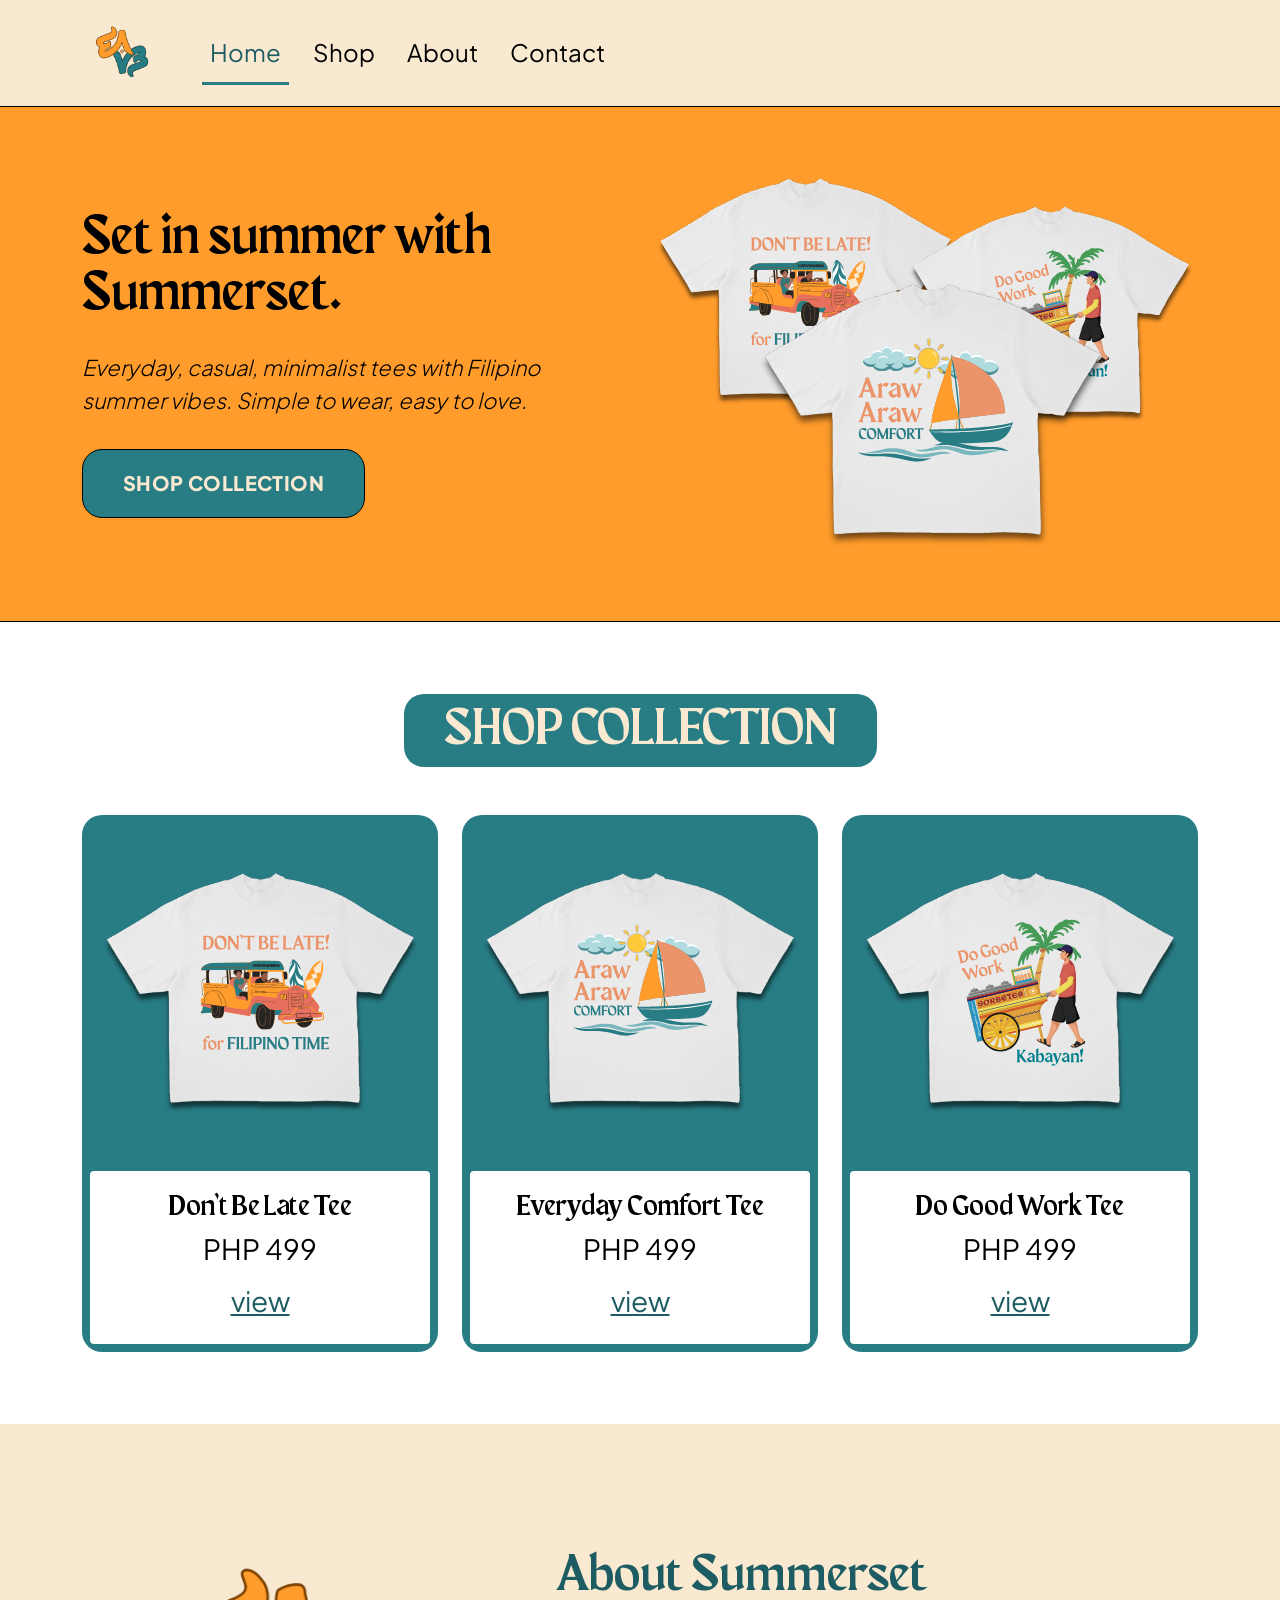
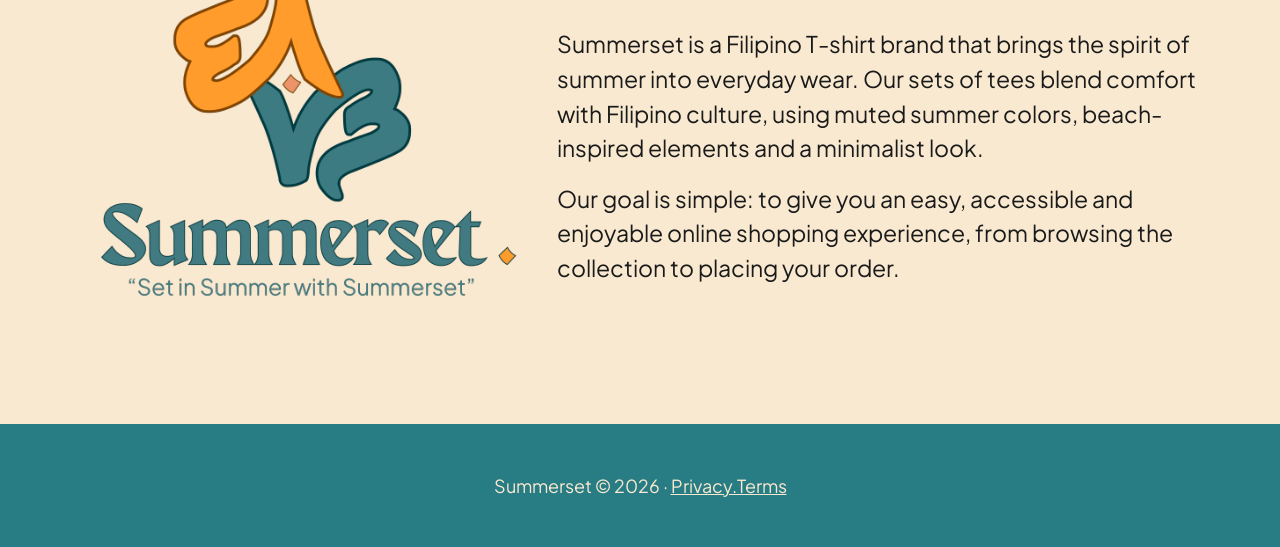
<file: index.html>
<!DOCTYPE html>
<html lang="en">
<head>
  <meta charset="utf-8">
  <meta name="viewport" content="width=device-width, initial-scale=1">
  <title>Summerset | Filipino Summer T-Shirts</title>
  <meta name="description" content="Summerset is a Filipino T-shirt brand with everyday, casual, minimalist tees and Filipino summer vibes.">

  <!-- Bootstrap 5 CSS (CDN) -->
  <link href="https://cdn.jsdelivr.net/npm/bootstrap@5.3.3/dist/css/bootstrap.min.css" rel="stylesheet" crossorigin="anonymous">
  <!--  CSS HOME -->
  <link rel="stylesheet" href="css/style.css">
</head>
<body>

  <a class="skip-link" href="#main-content">Skip to main content</a>

  <!-- WEBSITE HEADER AND THE NAVBARSS ᓚᘏᗢ -->
  <header>
    <nav class="navbar navbar-expand-md site-navbar" aria-label="Main navigation">
      <div class="container-xl">
        <a class="navbar-brand" href="index.html">
          <img src="images/logo-mark.svg" alt="Summerset logo – go to home page" class="brand-logo">
        </a>

        <button class="navbar-toggler" type="button" data-bs-toggle="collapse"
                data-bs-target="#mainNav" aria-controls="mainNav" aria-expanded="false"
                aria-label="Toggle navigation menu">
          <span class="navbar-toggler-icon"></span>
        </button>

        <div class="collapse navbar-collapse" id="mainNav">
          <ul class="navbar-nav ms-md-4 gap-md-3">
            <li class="nav-item"><a class="nav-link active" aria-current="page" href="index.html">Home</a></li>
            <li class="nav-item"><a class="nav-link" href="#shop">Shop</a></li>
            <li class="nav-item"><a class="nav-link" href="#about">About</a></li>
            <li class="nav-item"><a class="nav-link" href="contact.html">Contact</a></li>
          </ul>
        </div>
      </div>
    </nav>
  </header>

  <main id="main-content">

    <!--HERO HEADER (≧∀≦)ゞ-->
    <section class="hero" aria-labelledby="hero-heading">
      <div class="container-xl">
        <div class="row align-items-center gy-5">
          <div class="col-lg-6">
            <h1 id="hero-heading" class="hero-title">Set in summer with<br class="d-none d-sm-inline"> Summerset.</h1>
            <p class="hero-text">Everyday, casual, minimalist tees with Filipino summer vibes. Simple to wear, easy to love.</p>
            <a href="#shop" class="btn btn-summerset btn-lg">SHOP COLLECTION</a>
          </div>
          <div class="col-lg-6">
            <img src="images/hero-tees.svg"
                 alt="Three white Summerset T-shirts: Don't Be Late with a jeepney, Do Good Work with a sorbetes cart, and Everyday Comfort with a sailboat"
                 class="img-fluid hero-img">
          </div>
        </div>
      </div>
    </section>

    <!-- SHOP COLLECTION ╰(*°▽°*)╯-->
    <section id="shop" class="shop-section" aria-labelledby="shop-heading">
      <div class="container-xl">
        <div class="text-center mb-5">
          <h2 id="shop-heading" class="shop-heading">SHOP COLLECTION</h2>
        </div>

        <div class="row g-4 justify-content-center">

          <!-- Product 1 : DBLT -->
          <div class="col-12 col-md-6 col-lg-4">
            <article class="product-card">
              <div class="product-img-wrap">
                <img src="images/dont-be-late-tee.svg"
                     alt="White T-shirt printed with an orange jeepney and the text Don't Be Late for Filipino Time"
                     class="product-img">
              </div>
              <div class="product-info">
                <h3 class="product-name">Don’t Be Late Tee</h3>
                <p class="product-price">PHP 499</p>
                <a href="dontbelateproductpage.html" class="product-view">view<span class="visually-hidden"> Don’t Be Late Tee</span></a>
              </div>
            </article>
          </div>

          <!-- Product 2:ECT -->
          <div class="col-12 col-md-6 col-lg-4">
            <article class="product-card">
              <div class="product-img-wrap">
                <img src="images/everyday-comfort-tee.svg"
                     alt="White T-shirt printed with a sailboat, sun and waves and the text Araw Araw Comfort"
                     class="product-img">
              </div>
              <div class="product-info">
                <h3 class="product-name">Everyday Comfort Tee</h3>
                <p class="product-price">PHP 499</p>
                <a href="everydaycomfortproductpage.html" class="product-view">view<span class="visually-hidden"> Everyday Comfort Tee</span></a>
              </div>
            </article>
          </div>

          <!-- Product 3: DGWT -->
          <div class="col-12 col-md-6 col-lg-4">
            <article class="product-card">
              <div class="product-img-wrap">
                <img src="images/do-good-work-tee.svg"
                     alt="White T-shirt printed with a man pushing a sorbetes cart under a palm tree and the text Do Good Work, Kabayan"
                     class="product-img">
              </div>
              <div class="product-info">
                <h3 class="product-name">Do Good Work Tee</h3>
                <p class="product-price">PHP 499</p>
                <a href="dogoodworkproductpage.html" class="product-view">view<span class="visually-hidden"> Do Good Work Tee</span></a>
              </div>
            </article>
          </div>

        </div>
      </div>
    </section>

    <!-- ABOUT :D -->
    <section id="about" class="about-section" aria-labelledby="about-heading">
      <div class="container-xl">
        <div class="row align-items-center gy-4">
          <div class="col-md-5 text-center">
            <img src="images/logo-summerset.svg"
                 alt="Summerset brand logo with the tagline Set in Summer with Summerset"
                 class="img-fluid about-logo">
          </div>
          <div class="col-md-7">
            <h2 id="about-heading" class="about-heading">About Summerset</h2>
            <p class="about-text">Summerset is a Filipino T-shirt brand that brings the spirit of summer into everyday wear. Our sets of tees blend comfort with Filipino culture, using muted summer colors, beach-inspired elements and a minimalist look.</p>
            <p class="about-text">Our goal is simple: to give you an easy, accessible and enjoyable online shopping experience, from browsing the collection to placing your order.</p>
          </div>
        </div>
      </div>
    </section>

  </main>

  <!-- FOOTER (┬┬﹏┬┬) -->
  <footer class="site-footer">
    <div class="container-xl text-center">
      <p class="mb-0">
        Summerset &copy; <span id="year">2026</span> &middot;
        <a href="Privacy Policy.html">Privacy.Terms</a>
      </p>
    </div>
  </footer>

  <!-- Bootstrap 5 JS bundle (CDN) -->
  <script src="https://cdn.jsdelivr.net/npm/bootstrap@5.3.3/dist/js/bootstrap.bundle.min.js" crossorigin="anonymous"></script>
  <!-- Custom JS -->
  <script src="js/main.js"></script>
</body>
</html>
</file>
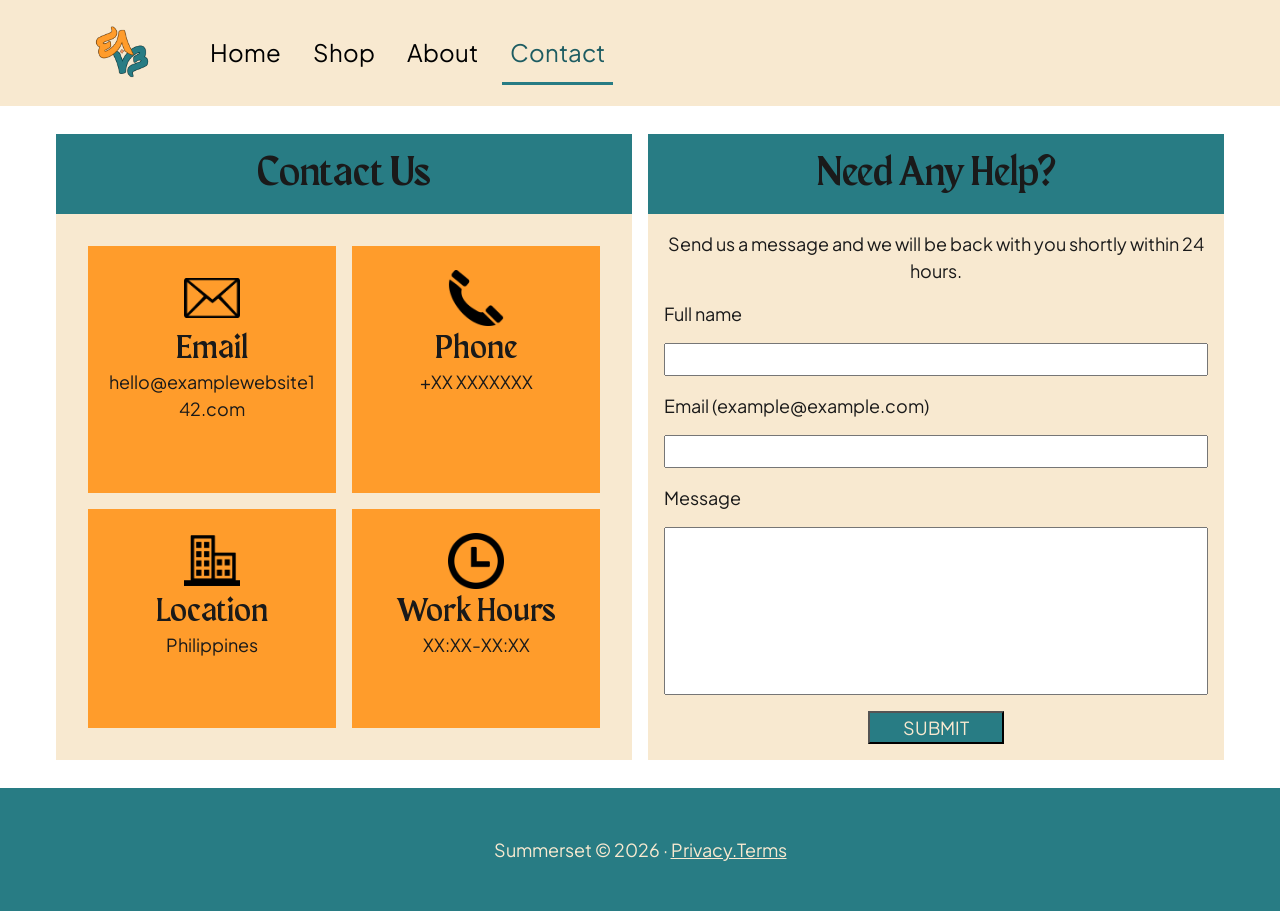
<file: contact.html>
<!DOCTYPE html>
<html lang="en">
    <head>
        <meta charset="utf-8"
        <meta name="viewport" content="width=device-width, initial-scale=1">
        <title> Contact | Summerset</title>

	<!--Google Fonts Link-->
	<link rel="preconnect" href="https://fonts.googleapis.com">
	<link rel="preconnect" href="https://fonts.gstatic.com" crossorigin>
	<link href="https://fonts.googleapis.com/css2?family=Plus+Jakarta+Sans:ital,wght@0,200..800;1,200..800&display=swap" rel="stylesheet">
		
	<link href="https://cdn.jsdelivr.net/npm/bootstrap@5.3.3/dist/css/bootstrap.min.css" rel="stylesheet" crossorigin="anonymous">
	<!--CSS Stylesheet-->
	<link rel="stylesheet" href="css/contact.css">
	<link rel="stylesheet" href="css/style.css">
	<!--Javascript for Email Inquiry-->
	<script src="js/scriptmail.js" defer></script>
	</head>

<body>

<!--Header Navigation Bar-->
 <header>
    <nav class="navbar navbar-expand-md site-navbar" aria-label="Main navigation">
      <div class="container-xl">
        <a class="navbar-brand" href="index.html">
          <img src="images/logo-mark.svg" alt="Summerset logo – go to home page" class="brand-logo">
        </a>

        <button class="navbar-toggler" type="button" data-bs-toggle="collapse"
                data-bs-target="#mainNav" aria-controls="mainNav" aria-expanded="false"
                aria-label="Toggle navigation menu">
          <span class="navbar-toggler-icon"></span>
        </button>

        <div class="collapse navbar-collapse" id="mainNav">
          <ul class="navbar-nav ms-md-4 gap-md-3">
            <li class="nav-item"><a class="nav-link" aria-current="page" href="index.html">Home</a></li>
            <li class="nav-item"><a class="nav-link" href="index.html#shop">Shop</a></li>
            <li class="nav-item"><a class="nav-link" href="index.html#about">About</a></li>
            <li class="nav-item"><a class="nav-link active" href="contact.html">Contact</a></li>
          </ul>
        </div>
      </div>
    </nav>
  </header>

	<!--Contact Page-->
	<div class="contact-container">
		<section class="contact-column">
			<h1 class = "header-contact" "header-text">Contact Us</h1>

			<div class="contactdetails">
				<div class = "item">
					<img src = "images/email-icon.png" class= "icon" alt = "Email Icon">
					<h2>Email</h2>
					<p>hello@examplewebsite142.com</p>
				</div>
				<div class = "item">
					<img src = "images/phone-icon.png" class = "icon" alt = "Phone Icon">
					<h2>Phone</h2>
					<p> +XX XXXXXXX</p>
				</div>

				<div class = "item">
					<img src = "images/building-icon.png" class = "icon" alt = "Building Icon">
					<h2>Location</h2>
					<p>Philippines</p>
				</div>

				<div class = "item">
					<img src = "images/clock-icon.png" class = "icon" alt = "Clock Icon">
					<h2>Work Hours</h2>
					<p>XX:XX-XX:XX</p>
				</div>
			</div>
		</section>
  
		<section class="contact-column">
			<h1 class = "header-contact" "header-text">Need Any Help?</h1>

			<form class = "contact-form" id = "contact-form" action="#" method="post">
				<p class = "instruction">Send us a message and we will be back with you shortly within 24 hours.</p>
  				<label for="full-name">Full name</label>
  				<input type="text" id="full-name" name="full_name" required autocomplete="name">
				<label for="email">Email (example@example.com)</label>
 				<input type="email" id="email" name="email" required autocomplete="email">
				
				<label for="message">Message</label>
				<textarea class="fixed-textbox" id="message" name="message" rows="6" required></textarea>
				<button class="email-button" type="submit">SUBMIT</button>
			</form>
		</section>
	</div>

</main>
 <footer class="site-footer">
    <div class="container-xl text-center">
      <p class="mb-0">
        Summerset &copy; <span id="year">2026</span> &middot;
        <a href="Privacy Policy.html">Privacy.Terms</a>
      </p>
    </div>
  </footer>

  <!-- Bootstrap 5 JS bundle (CDN) -->
  <script src="https://cdn.jsdelivr.net/npm/bootstrap@5.3.3/dist/js/bootstrap.bundle.min.js" crossorigin="anonymous"></script>
	<script src="js/main.js"></script>
</body>
</html>
</file>
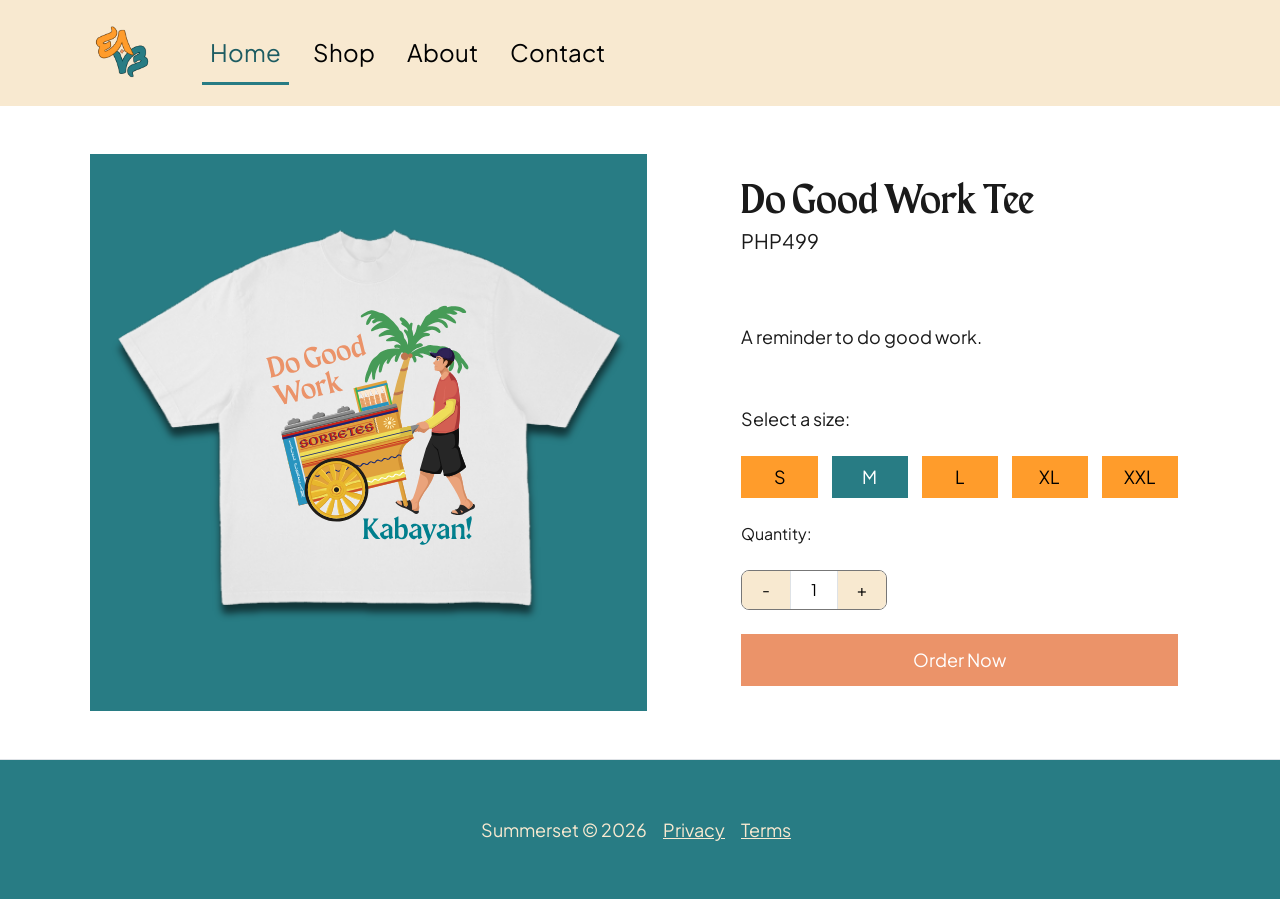
<file: dogoodworkproductpage.html>
<!DOCTYPE html>
<html lang="en">
<head>
  <meta charset="utf-8">
  <meta name="viewport" content="width=device-width, initial-scale=1">
  <meta name="description" content="Everyday Comfort Tee by Summerset. Something simple and comfortable to wear throughout the day. PHP499.">
  <title>Do Good Work | Summerset</title>
 
  <!--Bootstrap 6 CSS-->
 <link href="https://cdn.jsdelivr.net/npm/bootstrap@5.3.3/dist/css/bootstrap.min.css" rel="stylesheet" crossorigin="anonymous">
 
  <!--Google Fonts-->
  <link rel="preconnect" href="https://fonts.googleapis.com">
  <link rel="preconnect" href="https://fonts.gstatic.com" crossorigin>
  <link href="https://fonts.googleapis.com/css2?family=Plus+Jakarta+Sans:ital,wght@0,200..800;1,200..800&display=swap" rel="stylesheet">
 
  <!--CSS stylesheet -->
  <link rel="stylesheet" href="css/productstyle.css">
</head>
 
<body class="d-flex flex-column min-dvh-100">
 
  <!-- WEBSITE HEADER AND THE NAVBARSS ᓚᘏᗢ -->
  <header>
    <nav class="navbar navbar-expand-md site-navbar" aria-label="Main navigation">
      <div class="container-xl">
        <a class="navbar-brand" href="index.html">
          <img src="images/logo-mark.svg" alt="Summerset logo – go to home page" class="brand-logo">
        </a>

        <button class="navbar-toggler" type="button" data-bs-toggle="collapse"
                data-bs-target="#mainNav" aria-controls="mainNav" aria-expanded="false"
                aria-label="Toggle navigation menu">
          <span class="navbar-toggler-icon"></span>
        </button>

        <div class="collapse navbar-collapse" id="mainNav">
          <ul class="navbar-nav ms-md-4 gap-md-3">
            <li class="nav-item"><a class="nav-link active" aria-current="page" href="index.html">Home</a></li>
            <li class="nav-item"><a class="nav-link" href="index.html#shop">Shop</a></li>
            <li class="nav-item"><a class="nav-link" href="index.html#about">About</a></li>
            <li class="nav-item"><a class="nav-link" href="contact.html">Contact</a></li>
          </ul>
        </div>
      </div>
    </nav>
  </header>
 
  <!--Product-->
  <main class="container flex-grow-1 py-12">
    <div class="row gap-6 mt-8">
 
      <div class="md:col-6">
        <!--Input appropriate tshirt design in #-->
        <img src="images/do-good-work-tee.svg" class="img-fluid" alt="White Do Good Work Tee">
      </div>

     
      <div class="md:col-5">
        <h1 class="product-title" id="productName">Do Good Work Tee</h1>
        <p class="product-price fs-md mb-0" style="margin-bottom: 0px;">PHP<span id="productPrice">499</span></p>
 
        <p class="product-description fs-md">A reminder to do good work.</p>
 
        <p class="fs-md my-4" id="sizeLabel">Select a size:</p>
        <div class="d-flex flex-wrap gap-4" role="group" aria-labelledby="sizeLabel">
          <button type="button" class="btn-solid btn-styled size-btn px-7 rounded-0" data-size="S" aria-pressed="false">S</button>
          <button type="button" class="btn-solid btn-styled size-btn px-7 rounded-0" data-size="M" aria-pressed="true">M</button>
          <button type="button" class="btn-solid btn-styled size-btn px-7 rounded-0" data-size="L" aria-pressed="false">L</button>
          <button type="button" class="btn-solid btn-styled size-btn px-7 rounded-0" data-size="XL" aria-pressed="false">XL</button>
          <button type="button" class="btn-solid btn-styled size-btn px-7 rounded-0" data-size="XXL" aria-pressed="false">XXL</button>
        </div>
 
        <label class="fs-md d-block my-4" for="qty">Quantity:</label>
        <div class="btn-group btn-group-divider" role="group" aria-label="Quantity">
          <button type="button" id="minus" class="btn-solid btn-styled px-7" aria-label="Decrease quantity">-</button>
          <input id="qty" name="qty" type="number" class="form-control w-4" value="1" min="1" max="99" inputmode="numeric" style="background-color: #ffffff; color: #000000; text-align: center; padding: 0;">
          <button type="button" id="plus" class="btn-solid btn-styled px-7" aria-label="Increase quantity">+</button>
        </div>
 
        <button type="button" id="orderBtn" class="btn-solid order-btn py-2 mt-4">Order Now</button>
      </div>
 
    </div>
  </main>

  <!--Footer-->
<footer class="site-footer border-top mt-auto">
    <div class="container d-flex flex-wrap justify-content-center align-items-center gap-2">
    <span class="mb-0">Summerset &copy; 2026</span>
    <nav aria-label="Footer">
        <ul class="nav">
            <!--Insert appropriate links in #-->
            <li class="nav-item"><a class="nav-link px-2" href="Privacy Policy.html"> Privacy </a></li>
            <li class="nav-item"><a class="nav-link px-2" href="Privacy Policy.html"> Terms </a></li>
        </ul>
    </nav>
    </div>
</footer>

<!--JavaScript-->
<script src="js/productscript.js">
</script>

        <!--Bootstrap JavaScript-->
<script src="https://cdn.jsdelivr.net/npm/bootstrap@5.3.3/dist/js/bootstrap.bundle.min.js" crossorigin="anonymous"></script>
    </body>
</file>
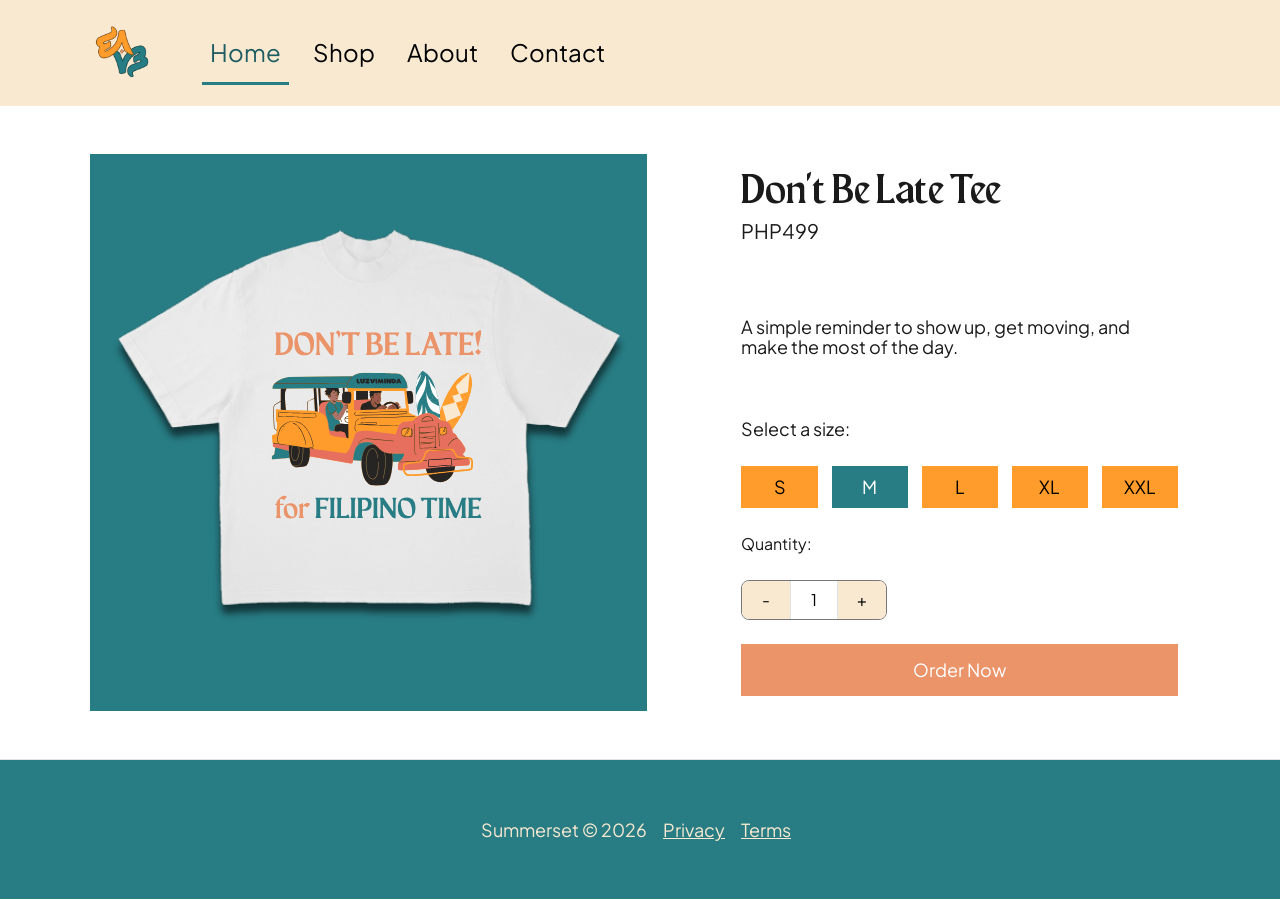
<file: dontbelateproductpage.html>
<!DOCTYPE html>
<html lang="en">
<head>
  <meta charset="utf-8">
  <meta name="viewport" content="width=device-width, initial-scale=1">
  <meta name="description" content="Everyday Comfort Tee by Summerset. Something simple and comfortable to wear throughout the day. PHP499.">
  <title>Don't Be Late Tee | Summerset</title>
 
  <!--Bootstrap 6 CSS-->
  <link href="https://cdn.jsdelivr.net/npm/bootstrap@5.3.3/dist/css/bootstrap.min.css" rel="stylesheet" crossorigin="anonymous">
  
  <!--Google Fonts-->
  <link rel="preconnect" href="https://fonts.googleapis.com">
  <link rel="preconnect" href="https://fonts.gstatic.com" crossorigin>
  <link href="https://fonts.googleapis.com/css2?family=Plus+Jakarta+Sans:ital,wght@0,200..800;1,200..800&display=swap" rel="stylesheet">
 
  <!--CSS stylesheet -->
  <link rel="stylesheet" href="css/productstyle.css">
</head>
 
<body class="d-flex flex-column min-dvh-100">
 
  <!-- WEBSITE HEADER AND THE NAVBARSS ᓚᘏᗢ -->
  <header>
    <nav class="navbar navbar-expand-md site-navbar" aria-label="Main navigation">
      <div class="container-xl">
        <a class="navbar-brand" href="index.html">
          <img src="images/logo-mark.svg" alt="Summerset logo – go to home page" class="brand-logo">
        </a>

        <button class="navbar-toggler" type="button" data-bs-toggle="collapse"
                data-bs-target="#mainNav" aria-controls="mainNav" aria-expanded="false"
                aria-label="Toggle navigation menu">
          <span class="navbar-toggler-icon"></span>
        </button>

        <div class="collapse navbar-collapse" id="mainNav">
          <ul class="navbar-nav ms-md-4 gap-md-3">
            <li class="nav-item"><a class="nav-link active" aria-current="page" href="index.html">Home</a></li>
            <li class="nav-item"><a class="nav-link" href="index.html#shop">Shop</a></li>
            <li class="nav-item"><a class="nav-link" href="index.html#about">About</a></li>
            <li class="nav-item"><a class="nav-link" href="contact.html">Contact</a></li>
          </ul>
        </div>
      </div>
    </nav>
  </header>

 
  <!--Product-->
  <main class="container flex-grow-1 py-12">
    <div class="row gap-6 mt-8">
 
      <div class="md:col-6">
        <!--Input appropriate tshirt design in #-->
        <img src="images/dont-be-late-tee.svg" class="img-fluid" alt="White Don't Be Late Tee">
      </div>

     
      <div class="md:col-5">
        <h1 class="product-title" id="productName">Don't Be Late Tee</h1>
        <p class="product-price fs-md mb-0" style="margin-bottom: 0px;">PHP<span id="productPrice">499</span></p>
 
        <p class="product-description fs-md">A simple reminder to show up, get moving, and make the most of the day.</p>
 
        <p class="fs-md my-4" id="sizeLabel">Select a size:</p>
        <div class="d-flex flex-wrap gap-4" role="group" aria-labelledby="sizeLabel">
          <button type="button" class="btn-solid btn-styled size-btn px-7 rounded-0" data-size="S" aria-pressed="false">S</button>
          <button type="button" class="btn-solid btn-styled size-btn px-7 rounded-0" data-size="M" aria-pressed="true">M</button>
          <button type="button" class="btn-solid btn-styled size-btn px-7 rounded-0" data-size="L" aria-pressed="false">L</button>
          <button type="button" class="btn-solid btn-styled size-btn px-7 rounded-0" data-size="XL" aria-pressed="false">XL</button>
          <button type="button" class="btn-solid btn-styled size-btn px-7 rounded-0" data-size="XXL" aria-pressed="false">XXL</button>
        </div>
 
        <label class="fs-md d-block my-4" for="qty">Quantity:</label>
        <div class="btn-group btn-group-divider" role="group" aria-label="Quantity">
          <button type="button" id="minus" class="btn-solid btn-styled px-7" aria-label="Decrease quantity">-</button>
          <input id="qty" name="qty" type="number" class="form-control w-4" value="1" min="1" max="99" inputmode="numeric" style="background-color: #ffffff; color: #000000; text-align: center; padding: 0;">
          <button type="button" id="plus" class="btn-solid btn-styled px-7" aria-label="Increase quantity">+</button>
        </div>
 
        <button type="button" id="orderBtn" class="btn-solid order-btn py-2 mt-4">Order Now</button>
      </div>
 
    </div>
  </main>

  <!--Footer-->
<footer class="site-footer border-top mt-auto">
    <div class="container d-flex flex-wrap justify-content-center align-items-center gap-2">
    <span class="mb-0">Summerset &copy; 2026</span>
    <nav aria-label="Footer">
        <ul class="nav">
            <!--Insert appropriate links in #-->
            <li class="nav-item"><a class="nav-link px-2" href="Privacy Policy.html"> Privacy </a></li>
            <li class="nav-item"><a class="nav-link px-2" href="Privacy Policy.html"> Terms </a></li>
        </ul>
    </nav>
    </div>
</footer>

<!--JavaScript-->
<script src="js/productscript.js">
</script>

        <!--Bootstrap JavaScript-->
<script src="https://cdn.jsdelivr.net/npm/bootstrap@5.3.3/dist/js/bootstrap.bundle.min.js" crossorigin="anonymous"></script>
    </body>
</file>
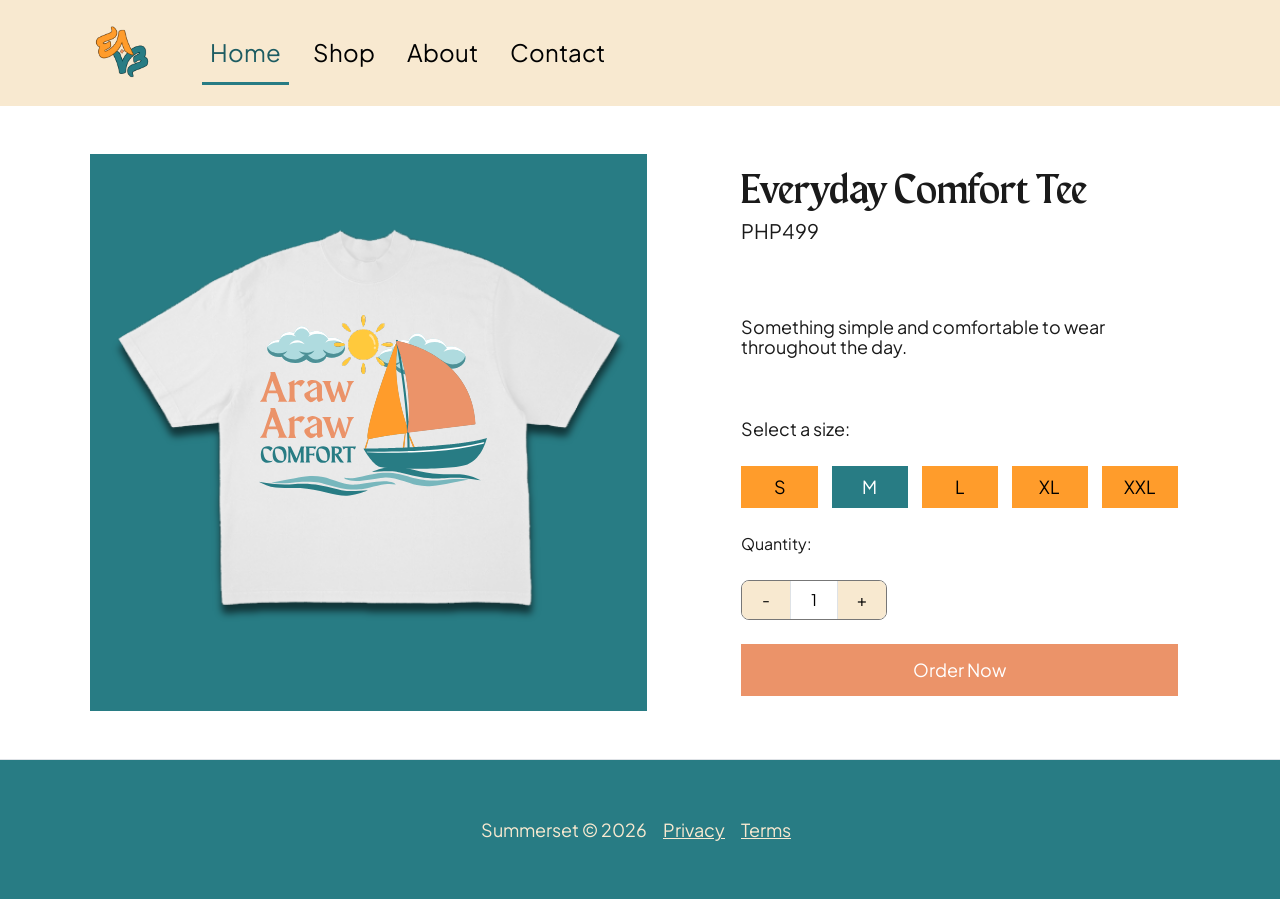
<file: everydaycomfortproductpage.html>
<!DOCTYPE html>
<html lang="en">
<head>
  <meta charset="utf-8">
  <meta name="viewport" content="width=device-width, initial-scale=1">
  <meta name="description" content="Everyday Comfort Tee by Summerset. Something simple and comfortable to wear throughout the day. PHP499.">
  <title>Everyday Comfort Tee | Summerset</title>
 
  <!--Bootstrap 6 CSS-->
  <link href="https://cdn.jsdelivr.net/npm/bootstrap@5.3.3/dist/css/bootstrap.min.css" rel="stylesheet" crossorigin="anonymous">
 
  <!--Google Fonts-->
  <link rel="preconnect" href="https://fonts.googleapis.com">
  <link rel="preconnect" href="https://fonts.gstatic.com" crossorigin>
  <link href="https://fonts.googleapis.com/css2?family=Plus+Jakarta+Sans:ital,wght@0,200..800;1,200..800&display=swap" rel="stylesheet">
 
  <!--CSS stylesheet -->
  <link rel="stylesheet" href="css/productstyle.css">
</head>
 
<body class="d-flex flex-column min-dvh-100">
 
  <!-- WEBSITE HEADER AND THE NAVBARSS ᓚᘏᗢ -->
  <header>
    <nav class="navbar navbar-expand-md site-navbar" aria-label="Main navigation">
      <div class="container-xl">
        <a class="navbar-brand" href="index.html">
          <img src="images/logo-mark.svg" alt="Summerset logo – go to home page" class="brand-logo">
        </a>

        <button class="navbar-toggler" type="button" data-bs-toggle="collapse"
                data-bs-target="#mainNav" aria-controls="mainNav" aria-expanded="false"
                aria-label="Toggle navigation menu">
          <span class="navbar-toggler-icon"></span>
        </button>

        <div class="collapse navbar-collapse" id="mainNav">
          <ul class="navbar-nav ms-md-4 gap-md-3">
            <li class="nav-item"><a class="nav-link active" aria-current="page" href="index.html">Home</a></li>
            <li class="nav-item"><a class="nav-link" href="index.html#shop">Shop</a></li>
            <li class="nav-item"><a class="nav-link" href="index.html#about">About</a></li>
            <li class="nav-item"><a class="nav-link" href="contact.html">Contact</a></li>
          </ul>
        </div>
      </div>
    </nav>
  </header>
 
 
  <!--Product-->
  <main class="container flex-grow-1 py-12">
    <div class="row gap-6 mt-8">
 
      <div class="md:col-6">
        <!--Input appropriate tshirt design in #-->
        <img src="images/everyday-comfort-tee.svg" class="img-fluid" alt="White Everyday Comfort Tee">
      </div>

     
      <div class="md:col-5">
        <h1 class="product-title" id="productName">Everyday Comfort Tee</h1>
        <p class="product-price fs-md mb-0" style="margin-bottom: 0px;">PHP<span id="productPrice">499</span></p>
 
        <p class="product-description fs-md">Something simple and comfortable to wear throughout the day.</p>
 
        <p class="fs-md my-4" id="sizeLabel">Select a size:</p>
        <div class="d-flex flex-wrap gap-4" role="group" aria-labelledby="sizeLabel">
          <button type="button" class="btn-solid btn-styled size-btn px-7 rounded-0" data-size="S" aria-pressed="false">S</button>
          <button type="button" class="btn-solid btn-styled size-btn px-7 rounded-0" data-size="M" aria-pressed="true">M</button>
          <button type="button" class="btn-solid btn-styled size-btn px-7 rounded-0" data-size="L" aria-pressed="false">L</button>
          <button type="button" class="btn-solid btn-styled size-btn px-7 rounded-0" data-size="XL" aria-pressed="false">XL</button>
          <button type="button" class="btn-solid btn-styled size-btn px-7 rounded-0" data-size="XXL" aria-pressed="false">XXL</button>
        </div>
 
        <label class="fs-md d-block my-4" for="qty">Quantity:</label>
        <div class="btn-group btn-group-divider" role="group" aria-label="Quantity">
          <button type="button" id="minus" class="btn-solid btn-styled px-7" aria-label="Decrease quantity">-</button>
          <input id="qty" name="qty" type="number" class="form-control w-4" value="1" min="1" max="99" inputmode="numeric" style="background-color: #ffffff; color: #000000; text-align: center; padding: 0;">
          <button type="button" id="plus" class="btn-solid btn-styled px-7" aria-label="Increase quantity">+</button>
        </div>
 
        <button type="button" id="orderBtn" class="btn-solid order-btn py-2 mt-4">Order Now</button>
      </div>
 
    </div>
  </main>

  <!--Footer-->
<footer class="site-footer border-top mt-auto">
    <div class="container d-flex flex-wrap justify-content-center align-items-center gap-2">
    <span class="mb-0">Summerset &copy; 2026</span>
    <nav aria-label="Footer">
        <ul class="nav">
            <!--Insert appropriate links in #-->
            <li class="nav-item"><a class="nav-link px-2" href="Privacy Policy.html"> Privacy </a></li>
            <li class="nav-item"><a class="nav-link px-2" href="Privacy Policy.html"> Terms </a></li>
        </ul>
    </nav>
    </div>
</footer>

<!--JavaScript-->
<script src="js/productscript.js">
</script>

        <!--Bootstrap JavaScript-->
<script src="https://cdn.jsdelivr.net/npm/bootstrap@5.3.3/dist/js/bootstrap.bundle.min.js" crossorigin="anonymous"></script>
    </body>
</file>
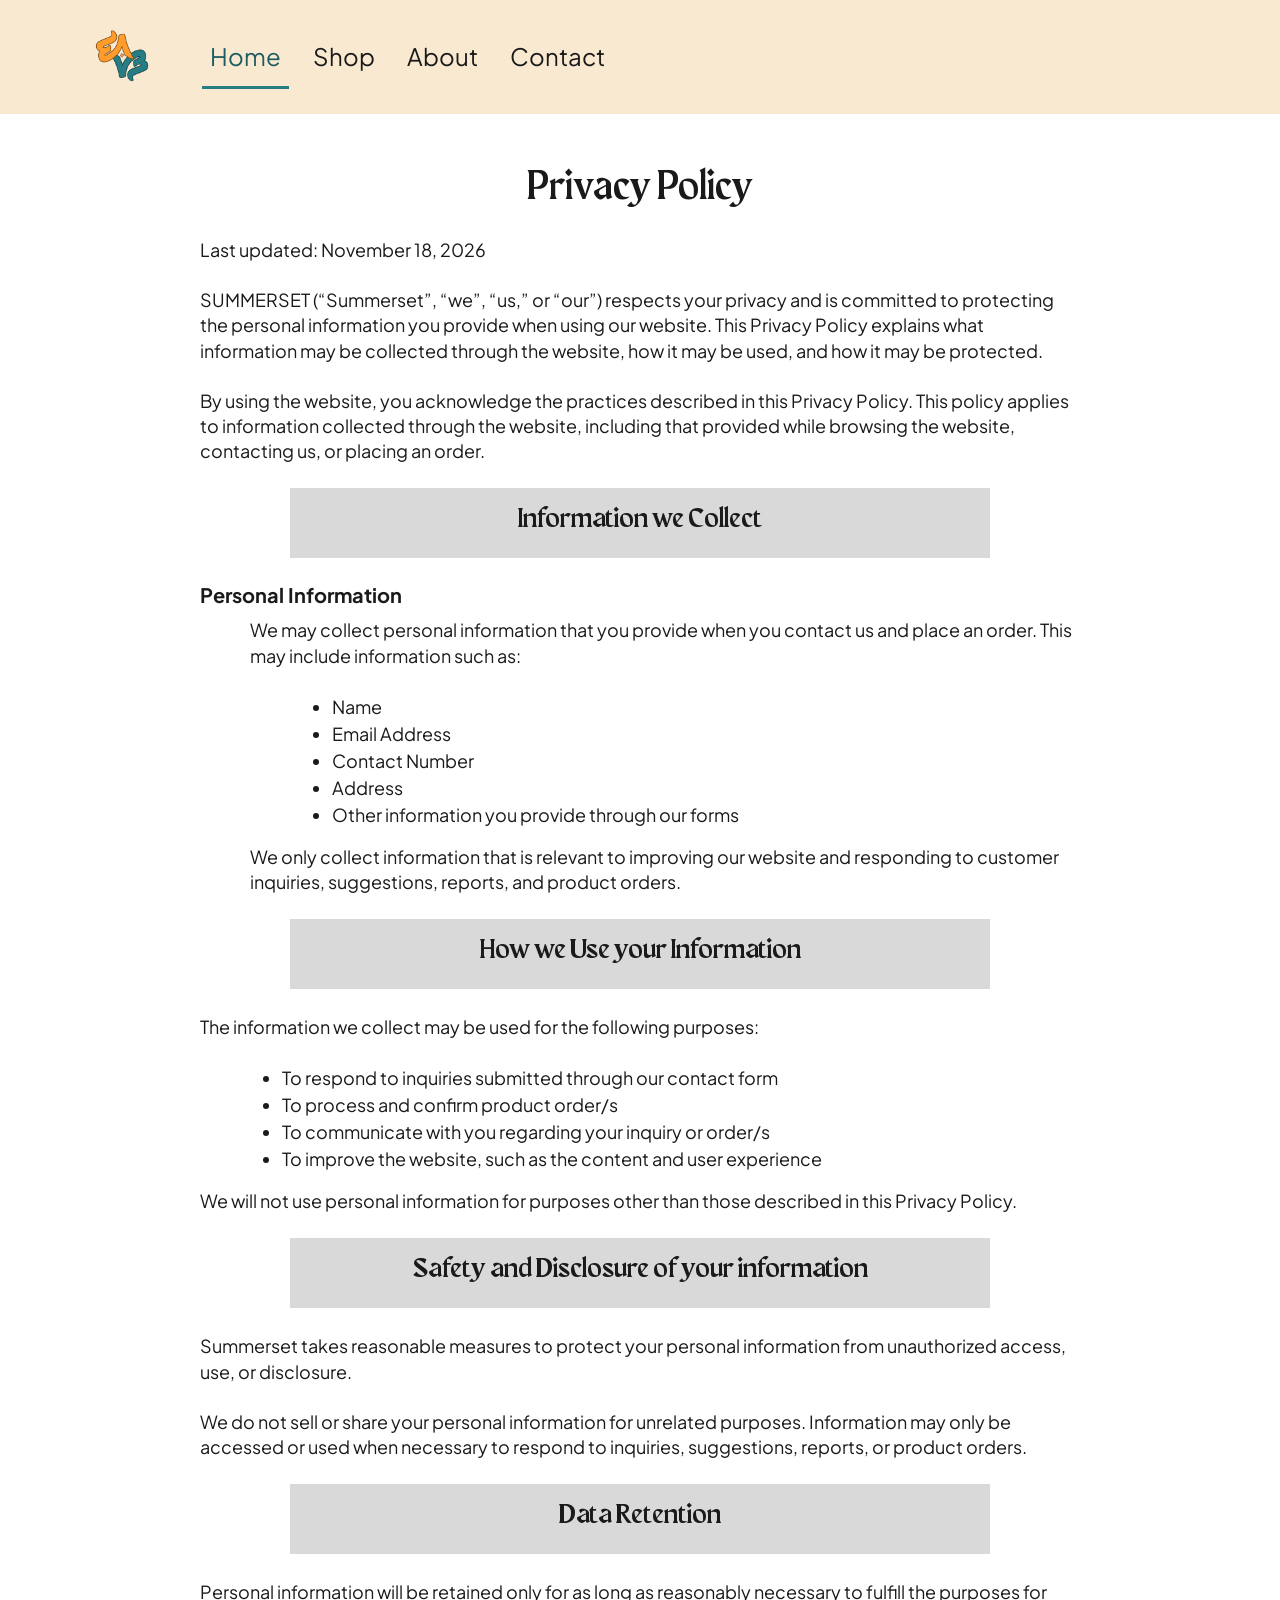
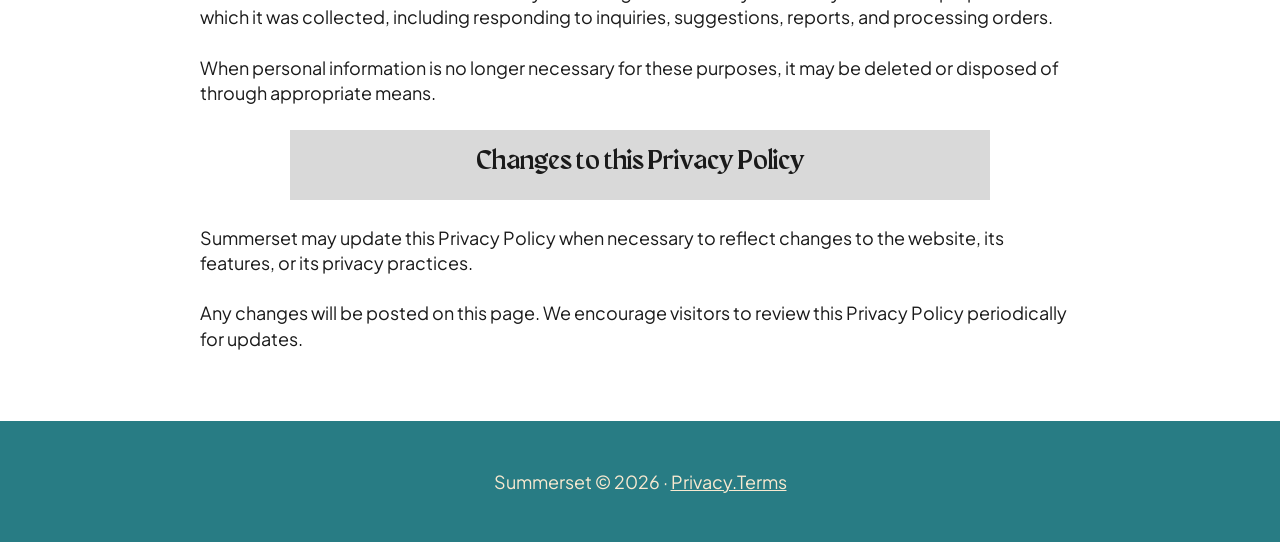
<file: Privacy Policy.html>
<!DOCTYPE html>
<html lang="en">
    <head>
        <meta charset="utf-8"
        <meta name="viewport" content="width=device-width, initial-scale=1">
        <title> Privacy Policy | Summerset</title>

 <!-- Bootstrap 5 CSS (CDN) -->
  <link href="https://cdn.jsdelivr.net/npm/bootstrap@5.3.3/dist/css/bootstrap.min.css" rel="stylesheet" crossorigin="anonymous">

<!--Google Fonts Link-->
<link rel="preconnect" href="https://fonts.googleapis.com">
<link rel="preconnect" href="https://fonts.gstatic.com" crossorigin>
<link href="https://fonts.googleapis.com/css2?family=Plus+Jakarta+Sans:ital,wght@0,200..800;1,200..800&display=swap" rel="stylesheet">

<!--CSS Stylesheet-->
<link rel="stylesheet" href="css/style.css">
<link rel="stylesheet" href="css/privacystyle.css">
</head>

<body>

  <a class="skip-link" href="#main-content">Skip to main content</a>

  <!-- WEBSITE HEADER AND THE NAVBARSS ᓚᘏᗢ -->
  <header>
    <nav class="navbar navbar-expand-md site-navbar" aria-label="Main navigation">
      <div class="container-xl">
        <a class="navbar-brand" href="index.html">
          <img src="images/logo-mark.svg" alt="Summerset logo – go to home page" class="brand-logo">
        </a>

        <button class="navbar-toggler" type="button" data-bs-toggle="collapse"
                data-bs-target="#mainNav" aria-controls="mainNav" aria-expanded="false"
                aria-label="Toggle navigation menu">
          <span class="navbar-toggler-icon"></span>
        </button>

        <div class="collapse navbar-collapse" id="mainNav">
          <ul class="navbar-nav ms-md-4 gap-md-3">
            <li class="nav-item"><a class="nav-link active" aria-current="page" href="index.html">Home</a></li>
            <li class="nav-item"><a class="nav-link" href="index.html#shop">Shop</a></li>
            <li class="nav-item"><a class="nav-link" href="index.html#about">About</a></li>
            <li class="nav-item"><a class="nav-link" href="contact.html">Contact</a></li>
          </ul>
        </div>
      </div>
    </nav>
  </header>

<!--Privacy Policy-->
    <h1>Privacy Policy</h1>
        <p>Last updated: November 18, 2026</p>

        <p>SUMMERSET (“Summerset”, “we”, “us,” or “our”) respects your privacy and is committed to protecting the personal information you provide when using our website. This Privacy Policy explains what information may be collected through the website, how it may be used, and how it may be protected.</p>

        <p>By using the website, you acknowledge the practices described in this Privacy Policy. This policy applies to information collected through the website, including that provided while browsing the website, contacting us, or placing an order.</p>

    <h3>Information we Collect</h3>
    <h5>Personal Information</h5>
    <p class="paragraph-personalinfo">We may collect personal information that you provide when you contact us and place an order. This may include information such as:</p>
            <ul class="list-personalinfo">
                <li>Name</li>
                <li>Email Address</li>
                <li>Contact Number</li>
                <li>Address</li>
                <li>Other information you provide through our forms</li>
            </ul>
        </div>
    <p class="paragraph-personalinfo">We only collect information that is relevant to improving our website and responding to customer inquiries, suggestions, reports, and product orders.</p>

    <h3>How we Use your Information</h3>
    <p>The information we collect may be used for the following purposes:</p>
            <ul class="list">
                <li>To respond to inquiries submitted through our contact form</li>
                <li>To process and confirm product order/s</li>
                <li>To communicate with you regarding your inquiry or order/s</li>
                <li>To improve the website, such as the content and user experience</li>
            </ul>
        </div>
    <p>We will not use personal information for purposes other than those described in this Privacy Policy.</p>
    
    <h3>Safety and Disclosure of your information</h3>
    <p>Summerset takes reasonable measures to protect your personal information from unauthorized access, use, or disclosure.</p>
    <p>We do not sell or share your personal information for unrelated purposes. Information may only be accessed or used when necessary to respond to inquiries, suggestions, reports, or product orders.</p>

    <h3>Data Retention</h3>
    <p>Personal information will be retained only for as long as reasonably necessary to fulfill the purposes for which it was collected, including responding to inquiries, suggestions, reports, and processing orders.</p>
    <p>When personal information is no longer necessary for these purposes, it may be deleted or disposed of through appropriate means. </p>

    <h3>Changes to this Privacy Policy</h3>
    <p>Summerset may update this Privacy Policy when necessary to reflect changes to the website, its features, or its privacy practices.</p>
    <p class="paragraph-last">Any changes will be posted on this page. We encourage visitors to review this Privacy Policy periodically for updates.</p>

</main>
<!-- FOOTER (┬┬﹏┬┬) -->
  <footer class="site-footer">
    <div class="container-xl text-center">
      <p class="mb-0">
        Summerset &copy; <span id="year">2026</span> &middot;
        <a href="Privacy Policy.html">Privacy.Terms</a>
      </p>
    </div>
  </footer>

  <!-- Bootstrap 5 JS bundle (CDN) -->
  <script src="https://cdn.jsdelivr.net/npm/bootstrap@5.3.3/dist/js/bootstrap.bundle.min.js" crossorigin="anonymous"></script>
  <!-- Custom JS -->
  <script src="js/main.js"></script>
</body>
</html>
</file>
<file: css/contact.css>
/*Division for "Contact Information" and "Inquiry"*/
.contact-container {
    display: grid;
	grid-template-columns: 1fr 1fr;
	gap: 1rem;    
	padding-top: 1rem; 
	margin: 1rem auto;
	max-width: 1200px;
	width: 100%;
	padding: 0.75rem 1rem;
}

.header-contact {
	text-align: center;
	background-color: var(--teal);
	margin: 0;
	padding: 1rem;
}

.header-text {
	color: var(--cream);
}

/*Exact styling for "Contact Information" and "Inquiry"*/
.contact-column {
	background-color: var(--cream);
	padding-top: 0;
	display: flex;
	flex-direction: column;
}

/*2x2 grid to display "Email", "Phone", "Location", and "Work Hours"*/
.contactdetails {
	display: grid;
	grid-template-columns: repeat(2, minmax(0, 1fr)); 
	gap: 1rem;
	padding: 2rem;
	text-align: center;
	flex: 1;
}

.contact-container p {
    margin-left: 0;
    margin-right: 0;
    margin-bottom: 0;
}

/*Each item and grid cell for the 2x2 contact details*/
.item {
	background-color: var(--orange);
	padding: 1.5rem 1rem;
	width: 100%;
	height: 100%;
	justify-content: center;
	align-items: center;
	text-align: center;
	gap: 0.4rem;
}

.item h2,
.item p {
	margin: 0;
}

.item p {
	margin: 0;
	overflow-wrap: anywhere;
}

/*So all grid items are equal*/
.item .icon {
	width: 3.5rem;
	height: 3.5rem;
	object-fit: contain;
	margin-bottom: 0.25rem;
	aspect-ratio: 1 / 1;
}

.instruction {
    place-self: center;
    text-align: center;
    margin-bottom: 1rem;
}

.contact-form {
	display: grid;
	grid-template-columns: 1fr;
	padding: 1rem;
	gap: 1rem;
}

.email-button {
	background: var(--teal);
	color: var(--cream);
	width: 25%;
	place-self: center;
}

.fixed-textbox {
	resize: none;
}

@media (max-width: 767.98px) {
	.contact-container {
		grid-template-columns: 1fr;
	}
	.contactdetails {
		grid-template-columns: 1fr;
		grid-template-rows: auto;
	}

	.item {
		padding: 2em;
	}
}

@media (prefers-reduced-motion: reduce) {
  html { scroll-behavior: auto; }
}
</file>
<file: css/privacystyle.css>
h1 {
    text-align: center;
    margin-top: 50px;
    margin-bottom: 25px;
}

h3 {
    background-color:#d9d9d9;
    display: block;
    width: 700px;
    height: 70px;
    padding: 15px;
    text-align: center;
    margin: 0 auto 25px auto;
}

h5 {
    margin-left: 200px;
    font-weight: bold;
    margin-bottom: 10px;
}

p {
    line-height: 1.4;
    margin-left: 200px;
    margin-right: 200px;
    margin-bottom: 25px;
}

.paragraph-personalinfo {
    margin-left: 250px;
    margin-right: 200px;
}

.paragraph-last {
    margin-bottom: 70px;
}

.list-personalinfo {
    margin-left: 300px;
}

.list {
    margin-left: 250px;
}

.navbar {
            position: relative;
            padding: 0.75rem 1rem;
        }
        .border-bottom {border-bottom: 1px solid var(--border-color); }
        .border-top {border-top: 1px solid var(--border-color); }
        .bg-1 {background-color: var(--neutral); }
        .bg-2 {background-color: var(--primary-color);}

        /*.navbar-brand is temporary to see the text. remove after replacing href with the logo image link.*/
        .navbar-brand {
            color: #000000;
        }

        .navbar-toggler{
            color: #000000;
        }

        .container {
            max-width: 1200px;
            margin: 0 auto;
            display: flex;
            align-items: center;
        }

        .navbar-nav .nav-link {
            color: var(--text-color);
            font-size: 0.95 rem;
            font-weight: 400;
            transition: color 0.2 ease;

        }

        .nav {
            color: var(--text-color);

        }

/*Division for "Contact Information" and "Inquiry"*/
.contact-container {
            display: grid;
	grid-template-columns: 1fr 1fr;
	gap: 1rem;    
	padding-top: 1rem; 
	margin: 1rem auto;
	max-width: 1200px;
	width: 100%;
	padding: 0.75rem 1rem;
}

.header-contact {
	text-align: center;
	background-color: var(--primary-color);
	margin: 0;
	padding: 1rem;
}

/*Exact styling for "Contact Information" and "Inquiry"*/
.contact-column {
	background-color: var(--neutral);
	padding-top: 0;
	display: flex;
	flex-direction: column;
}

/*2x2 grid to display "Email", "Phone", "Location", and "Work Hours"*/
.contactdetails {
	display: grid;
	grid-template-columns: 1fr 1fr;
	gap: 1rem;
	grid-template-rows: 1fr 1fr;
	padding: 2rem;
	text-align: center;
	flex: 1;
}

.contact-container p {
    margin-left: 0;
    margin-right: 0;
    margin-bottom: 0;
}

/*Each item and grid cell for the 2x2 contact details*/
.item {
	background-color: var(--secondary-color);
	padding: 1.5rem 1rem;
	width: 100%;
	height: 100%;
	justify-content: center;
	align-items: center;
	text-align: center;
	gap: 0.4rem;
}

.item h2,
.item p {
	margin: 0;
}

/*So all grid items are equal*/
.item .icon {
	width: 3.5rem;
	height: 3.5rem;
	object-fit: contain;
	margin-bottom: 0.25rem;
}

.instruction {
    place-self: center;
    text-align: center;
    margin-bottom: 1rem;
}

.contact-form {
	display: grid;
	grid-template-columns: 1fr;
	padding: 1rem;
	gap: 1rem;
}

.email-button {
	background-color: var(--primary-color);
	width: 25%;
	place-self: center;
}

.fixed-textbox {
	resize: none;
}
</file>
<file: css/style.css>
/* ==========================================================
   Summerset – custom styles (loaded after Bootstrap)
   Brand kit: Primary #287C84 | Secondary #EB9369, #FF9C2B | Neutral #F8E9D0
   Fonts: Maragsa Display (headings) | Plus Jakarta Sans (body)
   ========================================================== */

@font-face {
  font-family: "Maragsa Display";
  src: url("../summerset_homepage/fonts/maragsa-display.ttf") format("truetype");
  font-weight: normal;
  font-style: normal;
  font-display: swap;
}

@font-face {
  font-family: "Plus Jakarta Sans";
  src: url("../summerset_homepage/fonts/plus-jakarta-sans.ttf") format("truetype");
  font-weight: 200 800;
  font-style: normal;
  font-display: swap;
}

:root {
  --teal: #287c84;
  --teal-dark: #1d5c62;
  --coral: #eb9369;
  --orange: #ff9c2b;
  --cream: #f8e9d0;
  --ink: #1a1a1a;

  --font-heading: "Maragsa Display", Georgia, serif;
  --font-body: "Plus Jakarta Sans", system-ui, -apple-system, "Segoe UI", sans-serif;
}

/* ---------- Base ---------- */
html { scroll-behavior: smooth; scroll-padding-top: 90px; }

body {
  font-family: var(--font-body);
  font-size: 1.125rem;          /* 18px readable body text */
  color: var(--ink);
  background: #fff;
}

h1, h2, h3 { font-family: var(--font-heading); font-weight: normal; }

/* Visible focus indicator for keyboard users (AID) */
a:focus-visible,
button:focus-visible {
  outline: 3px solid var(--ink);
  outline-offset: 3px;
  box-shadow: 0 0 0 6px #fff;
}

/* Skip link */
.skip-link {
  position: absolute;
  left: 1rem;
  top: -4rem;
  z-index: 2000;
  background: var(--teal);
  color: #fff;
  padding: .75rem 1.25rem;
  border-radius: .5rem;
  transition: top .15s;
}
.skip-link:focus { top: 1rem; color: #fff; }

/* ---------- Navbar ---------- */
.site-navbar {
  background: var(--cream);
  min-height: 95px;
}
.brand-logo { height: 80px; width: auto; }

.site-navbar .nav-link {
  font-size: 1.5rem;
  color: #000;
  padding: .75rem 1rem;          /* large tap target */
  border-bottom: 3px solid transparent;
}
.site-navbar .nav-link:hover,
.site-navbar .nav-link.active {
  color: var(--teal-dark);
  border-bottom-color: var(--teal);  /* not colour alone */
}
.navbar-toggler { border-color: var(--teal); }
.navbar-toggler:focus { box-shadow: 0 0 0 3px var(--teal); }

/* ---------- Hero ---------- */
.hero {
  background: var(--orange);
  padding: 4rem 0;
  border-top: 1px solid #000;
  border-bottom: 1px solid #000;
}
.hero-title {
  font-size: clamp(2.25rem, 4.2vw, 4rem);
  line-height: 1.05;
  color: #000;
  margin-bottom: 1.75rem;
}
.hero-text {
  font-style: italic;
  font-weight: 300;
  font-size: clamp(1.125rem, 1.7vw, 1.5rem);
  color: #000;
  max-width: 34rem;
  margin-bottom: 2rem;
}

/* Brand button – light background version */
.btn-summerset {
  background: var(--teal);
  color: var(--cream);
  font-weight: 800;
  letter-spacing: .02em;
  border: 1px solid #000;
  border-radius: 20px;
  padding: 1.15rem 2.5rem;
  min-width: 14rem;
  min-height: 3.5rem;
}
.btn-summerset:hover,
.btn-summerset:focus {
  background: var(--teal-dark);
  color: #fff;
  border-color: #000;
}

.hero-img { width: 100%; max-height: 520px; object-fit: contain; }

/* ---------- Shop collection ---------- */
.shop-section { padding: 4.5rem 0; background: #fff; }

.shop-heading {
  display: inline-block;
  background: var(--teal);
  color: var(--cream);
  font-size: clamp(1.75rem, 4vw, 3.4rem);
  padding: .35rem 2.5rem;
  border-radius: 20px;
  margin: 0;
}

.product-card {
  background: var(--teal);
  border-radius: 20px;
  padding: 0 .5rem .5rem;
  height: 100%;
  display: flex;
  flex-direction: column;
}
.product-img-wrap {
  padding: 1.25rem 0.5rem 0.75rem;
  text-align: center;
}
.product-img { width: 100%; max-width: 380px; height: auto; }

.product-info {
  background: #fff;
  text-align: center;
  padding: 1.25rem 1rem 1rem;
  margin-top: auto;
  border-radius: 4px;
}
.product-name { font-size: clamp(1.6rem, 2.2vw, 2.1rem); margin-bottom: .25rem; color: #000; }
.product-price { font-size: 1.75rem; margin-bottom: .25rem; color: #000; }

.product-view {
  display: inline-block;
  font-size: 1.75rem;
  color: var(--teal-dark);
  text-decoration: underline;
  padding: .35rem 1.25rem;      /* large tap target */
}
.product-view:hover { color: #000; }

/* ---------- About ---------- */
.about-section { background: var(--cream); padding: 5rem 0; }
.about-logo { max-width: 440px; width: 100%; }
.about-heading {
  font-size: clamp(2rem, 4vw, 3.6rem);
  color: var(--teal-dark);
  margin-bottom: 1.25rem;
}
.about-text { font-size: clamp(1.125rem, 1.8vw, 1.5rem); max-width: 40rem; }

/* ---------- Footer ---------- */
.site-footer {
  background: var(--teal);
  color: var(--cream);
  padding: 3rem 0;
  font-size: 1.125rem;
}
.site-footer a { color: var(--cream); text-decoration: underline; }
.site-footer a:hover { color: #fff; }
.site-footer a:focus-visible { outline-color: var(--cream); box-shadow: none; }

/* ---------- Mobile ---------- */
@media (max-width: 767.98px) {
  .brand-logo { height: 64px; }
  .site-navbar .nav-link { font-size: 1.25rem; }
  .hero { padding: 2.5rem 0; }
  .btn-summerset { width: 100%; }
  .shop-section, .about-section { padding: 3rem 0; }
}

@media (prefers-reduced-motion: reduce) {
  html { scroll-behavior: auto; }
}
</file>
<file: css/productstyle.css>
/* ==========================================================
   Summerset – custom styles (loaded after Bootstrap)
   Brand kit: Primary #287C84 | Secondary #EB9369, #FF9C2B | Neutral #F8E9D0
   Fonts: Maragsa Display (headings) | Plus Jakarta Sans (body)
   ========================================================== */

@font-face {
  font-family: "Maragsa Display";
  src: url("../summerset_homepage/fonts/maragsa-display.ttf") format("truetype");
  font-weight: normal;
  font-style: normal;
  font-display: swap;
}

@font-face {
  font-family: "Plus Jakarta Sans";
  src: url("../summerset_homepage/fonts/plus-jakarta-sans.ttf") format("truetype");
  font-weight: 200 800;
  font-style: normal;
  font-display: swap;
}

:root {
  --bg-color: #ffffff;
  --text-color: #000000;
  --primary-color: #287C84;
  --secondary-color: #EB9369;
  --third-color: #FF9C2B;
  --neutral: #F8E9D0;    
   
  --teal: #287c84;
  --teal-dark: #1d5c62;
  --coral: #eb9369;
  --orange: #ff9c2b;
  --cream: #f8e9d0;
  --ink: #1a1a1a;

  --font-heading: "Maragsa Display", Georgia, serif;
  --font-body: "Plus Jakarta Sans", system-ui, -apple-system, "Segoe UI", sans-serif;
}

body {
  background-color: var(--bg-color);
  color: var(--ink);
  font-family: var(--font-body);
}


/* ---------- Navbar ---------- */
.site-navbar {
  background: var(--cream);
  min-height: 95px;
}
.brand-logo { height: 80px; width: auto; }

.site-navbar .nav-link {
  font-size: 1.5rem;
  color: #000;
  padding: .75rem 1rem;          /* large tap target */
  border-bottom: 3px solid transparent;
}
.site-navbar .nav-link:hover,
.site-navbar .nav-link.active {
  color: var(--teal-dark);
  border-bottom-color: var(--teal);  /* not colour alone */
}
.navbar-toggler { border-color: var(--teal); }
.navbar-toggler:focus { box-shadow: 0 0 0 3px var(--teal); }

.site-nav a {
    color: var(--text-color);
    font-size: 1.25rem;
    text-decoration: none;
}


/* every element selector. */
* {
    box-sizing: border-box;
}


/* main content. */
main.container {
    width: min(1100px, calc(100% - 64px));
    max-width: none;
    flex: 1 0 auto;
    margin: 0 auto;
    padding: 48px 0;
}

main.container > .row {
    display: grid;
    grid-template-columns: 1.15fr 0.95fr;
    align-items: center;
    gap: 82px;
    margin: 0;
}

main.container > .row > [class~="md:col-6"] {
    min-width: 0;
    width: 100%;
    max-width: none;
    aspect-ratio: 1;
    display: grid;
    place-items: center;
    padding: 14px;
    background: var(--primary-color);
}

main.container > .row > [class~="md:col-6"] img {
    width: 100%;
    height: 100%;
    object-fit: contain;
}

main.container > .row > [class~="md:col-5"] {
    min-width: 0;
    width: 100%;
    max-width: none;
}

/* product details. */
.product-title {
    margin: 0;
    font-family: "Maragsa Display", Georgia, serif;
    font-size: 2.5rem;
    line-height: 1.1;
}

.product-price {
    margin: 2px 0 28px;
    font-size: 1.25rem;
}

.product-description {
    margin: 71px 0 58px;
    padding: 0;
    font-size: 1.125rem;
    line-height: 1.1;
} 

/* product size and quantity. */
#sizeLabel {
    font-size: 1.125rem;
}

.d-flex.flex-wrap.gap-4[role="group"] {
    flex-wrap: nowrap !important;
    gap: 14px !important;
}

.size-btn {
    width: 78px;
    height: 42px;
    border: 0;
    background: var(--third-color);
    color: var(--text-color);
    font: inherit;
    font-size: 1.125rem;
    cursor: pointer;
}

.size-btn[aria-pressed="true"] {
    background: var(--primary-color);
    color: #ffffff;
}

.size-btn:focus-visible,
.order-btn:focus-visible {
    outline: 2px solid var(--text-color);
    outline-offset: 3px;
}

.btn-group-divider {
    height: 40px;
    border: 1px solid #777777;
    display: inline-flex;
    border-radius: 8px;       
    overflow: hidden;
}

.btn-group-divider > button {
    width: 48px;
    border: 0;
    border-radius: 0;
    background: var(--neutral);
    color: var(--text-color);
}

.btn-group-divider > .form-control {
    width: 48px;
    min-width: 0;
    height: 100%;
    padding: 0;
    border-top: 0;
    border-bottom: 0;
    border-radius: 0;
}

#qty {
  background-color: #ffffff !important;
  color: #000000 !important;
  text-align: center !important;
  padding: 0 !important;
}

#qty::-webkit-outer-spin-button,
#qty::-webkit-inner-spin-button {
  -webkit-appearance: none;
  margin: 0;
}

#qty {
  -moz-appearance: textfield;
  appearance: textfield;
}

.order-btn {
    width: 100%;
    min-height: 52px;
    border: 0;
    border-radius: 0;
    background: var(--secondary-color);
    color: #ffffff;
    font-size: 1.125rem;
}

/* ---------- Footer ---------- */
.site-footer {
  background: var(--teal);
  color: var(--cream);
  padding: 3rem 0;
  font-size: 1.125rem;
}
.site-footer a { color: var(--cream); text-decoration: underline; }
.site-footer a:hover { color: #fff; }
.site-footer a:focus-visible { outline-color: var(--cream); box-shadow: none; }

@media (max-width: 900px) {
    .brand-logo { height: 64px; }
    .site-navbar .nav-link { font-size: 1.25rem; }

    main.container {
        width: min(500px, calc(100% - 40px));
        padding: 36px 0;
    }

    main.container > .row {
        grid-template-columns: 1fr;
        gap: 32px;
    }

    .product-title {
        font-size: 2rem;
    }

    .product-description {
        margin-bottom: 32px;
    }

    .d-flex.flex-wrap.gap-4[role="group"] {
        gap: 8px !important;
    }

    .size-btn {
        flex: 1;
        min-width: 0;
    }
}
</file>
